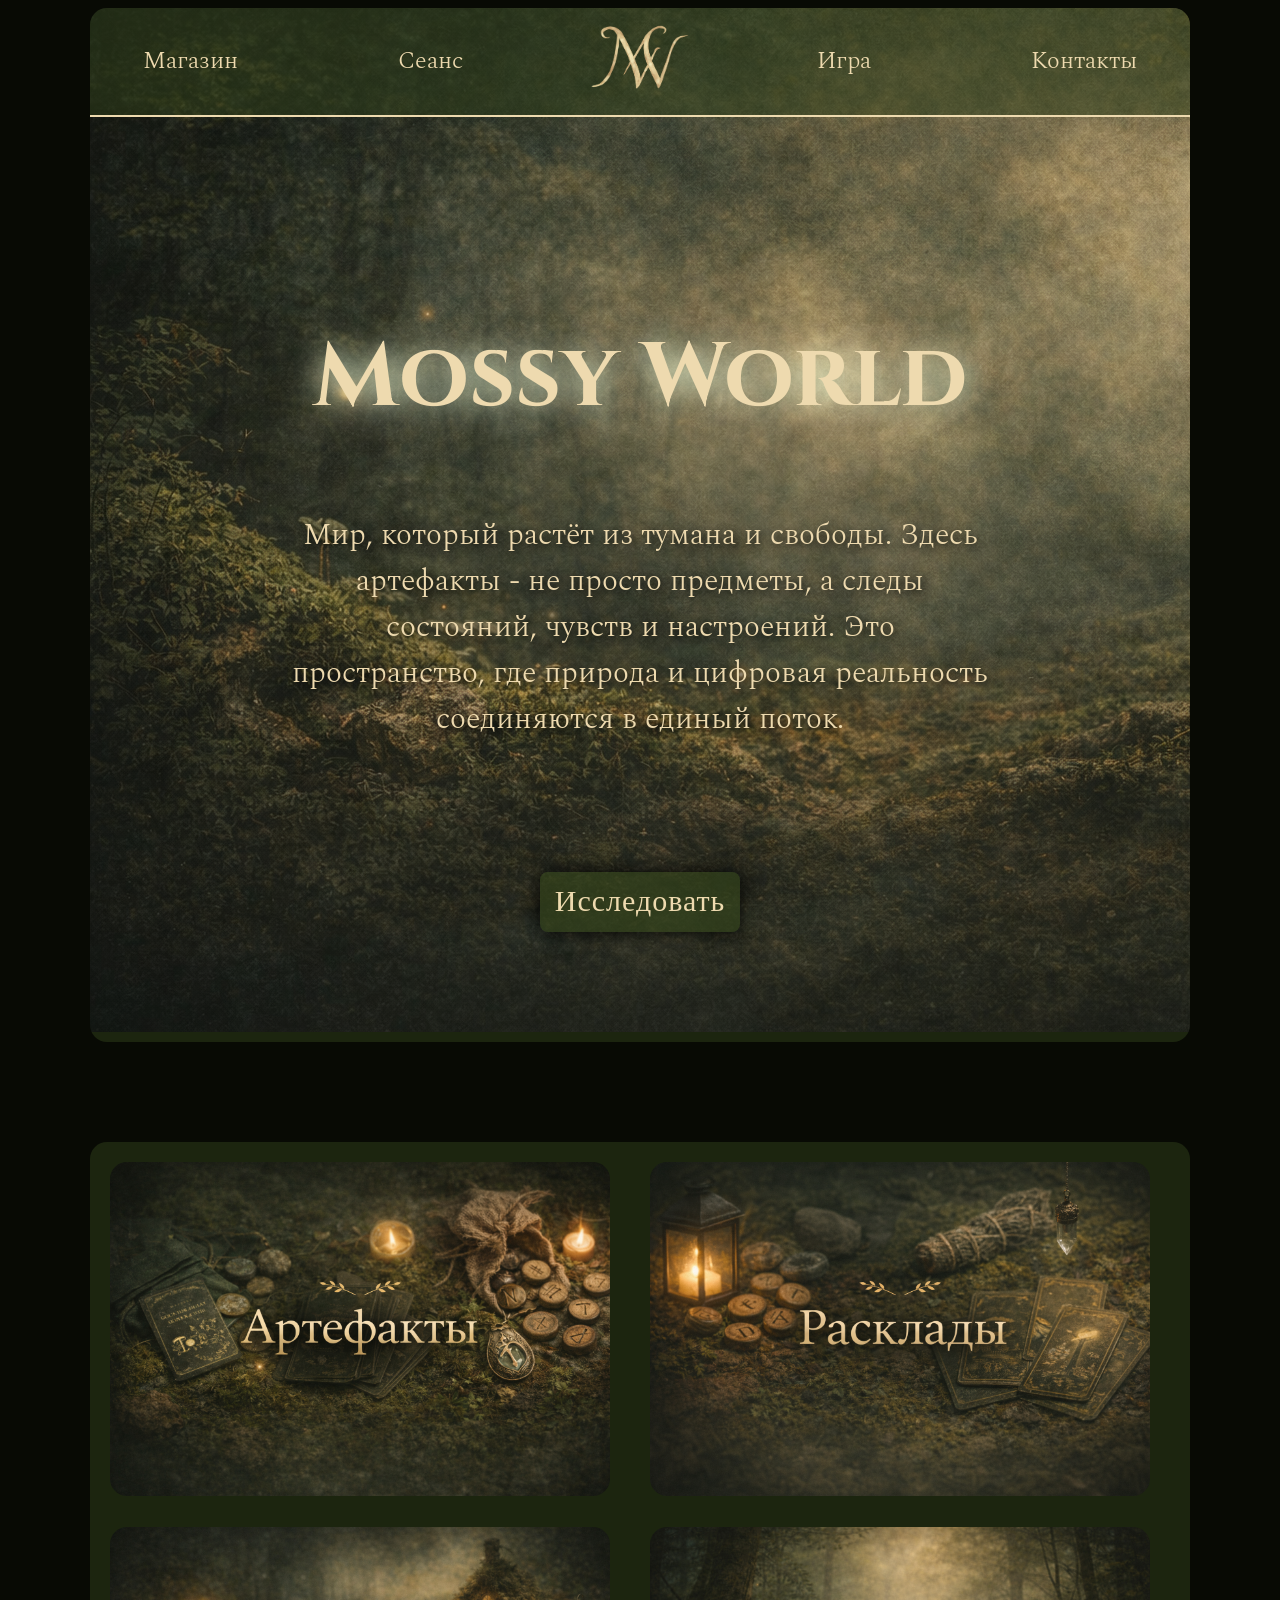
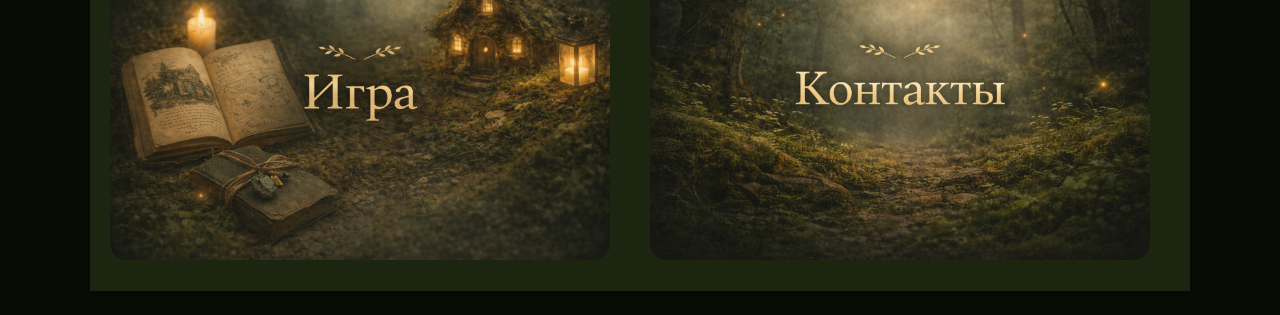
<file: index.html>
<!DOCTYPE html>
<html lang="ru">

<head>
    <meta charset="UTF-8">
    <meta name="viewport" content="width=device-width, initial-scale=1.0">
    <title>MossyWorld</title>
    <link rel="preconnect" href="https://fonts.googleapis.com">
    <link rel="preconnect" href="https://fonts.gstatic.com" crossorigin>
    <link
        href="https://fonts.googleapis.com/css2?family=Cinzel:wght@400..900&family=Spectral:ital,wght@0,200;0,300;0,400;0,500;0,600;0,700;0,800;1,200;1,300;1,400;1,500;1,600;1,700;1,800&display=swap"
        rel="stylesheet">
    <link rel="stylesheet" href="css/style.css">
</head>

<body>
    <main class="main" id="main">
        <header class="header">
            <nav class="nav">
                <ul>
                    <li><a href="shop.html">Магазин</a></li>
                    <li><a href="session.html">Сеанс</a></li>
                </ul>
                <a href="#main"><img class="logoimg" src="assets/logo.PNG" alt="logo"></a>
                <ul>
                    <li><a href="#">Игра</a></li>
                    <li><a href="#">Контакты</a></li>
                </ul>
            </nav>

        </header>
        <div class="line"></div>
        <section class="desc">
            <h1>Mossy World</h1>
            <p>Мир, который растёт из тумана и свободы. Здесь артефакты - не просто предметы, а следы состояний, чувств
                и настроений. Это пространство, где природа и цифровая реальность соединяются в единый поток.</p>
        </section>
        <div class="res-btn">
            <a href="#btns">Исследовать</a>
        </div>



    </main>
    <section class="btns" id="btns">
        <ul>
            <li><a href="shop.html"><img class="btns-img"  src="assets/artefacts.png" alt="artefacts "></a></li>
            <li><a href="session.html"><img class="btns-img"  src="assets/layouts.png" alt="layouts "></a></li>
            <li><a href="#"><img class="btns-img"  src="assets/game.png" alt="game "></a></li>
            <li><a href="#"><img class="btns-img"  src="assets/contacts.png" alt="contacts "></a></li>
        </ul>
    
    </section>
</body>

</html>
</file>
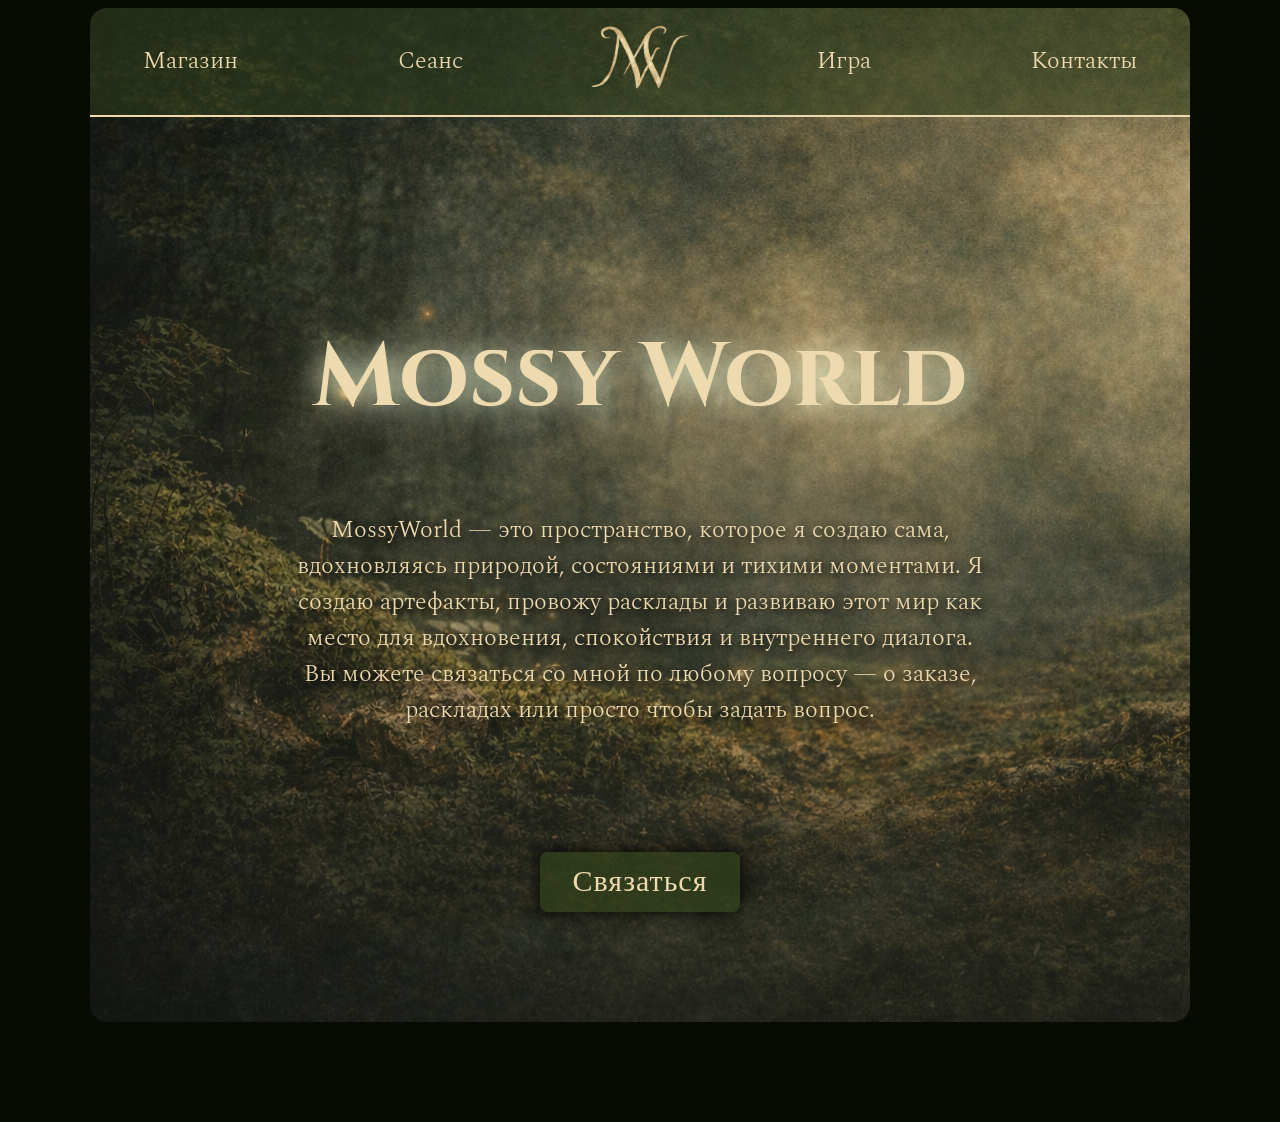
<file: contacts.html>
<!DOCTYPE html>
<html lang="ru">

<head>
    <meta charset="UTF-8">
    <meta name="viewport" content="width=device-width, initial-scale=1.0">
    <title>MossyWorld</title>
    <link rel="preconnect" href="https://fonts.googleapis.com">
    <link rel="preconnect" href="https://fonts.gstatic.com" crossorigin>
    <link
        href="https://fonts.googleapis.com/css2?family=Cinzel:wght@400..900&family=Spectral:ital,wght@0,200;0,300;0,400;0,500;0,600;0,700;0,800;1,200;1,300;1,400;1,500;1,600;1,700;1,800&display=swap"
        rel="stylesheet">
    <link rel="stylesheet" href="css/contacts.css">
</head>

<body>
    <main class="main" id="main">
        <header class="header">
            <nav class="nav">
                <ul>
                    <li><a href="shop.html">Магазин</a></li>
                    <li><a href="session.html">Сеанс</a></li>
                </ul>
                <a href="index.html"><img class="logoimg" src="assets/logo.PNG" alt="logo"></a>
                <ul>
                    <li><a href="game.html">Игра</a></li>
                    <li><a href="contacts.html">Контакты</a></li>
                </ul>
            </nav>

        </header>
        <div class="line"></div>
        <section class="desc">
            <h1>Mossy World</h1>
            <p>MossyWorld — это пространство, которое я создаю сама,
                вдохновляясь природой, состояниями и тихими моментами.

                Я создаю артефакты, провожу расклады и развиваю этот мир
                как место для вдохновения, спокойствия и внутреннего диалога.

                Вы можете связаться со мной по любому вопросу —
                о заказе, раскладах или просто чтобы задать вопрос.</p>
        </section>
        <div class="res-btn">
            <a href="https://t.me/prekolerka" target="_blank">Связаться</a>
        </div>




    </main>
     <!-- <section class="btns" id="btns">
        <ul>
            <li><a href="#"></a>Тик-ток</li>
            <li><a href="#"></a>Инстаграм</li>
            <li><a href="#"></a>Телеграм канал</li>
            <li><a href="#"></a>Личный телеграм</li>
        </ul>
    
    </section> -->

</body>

</html>
</file>
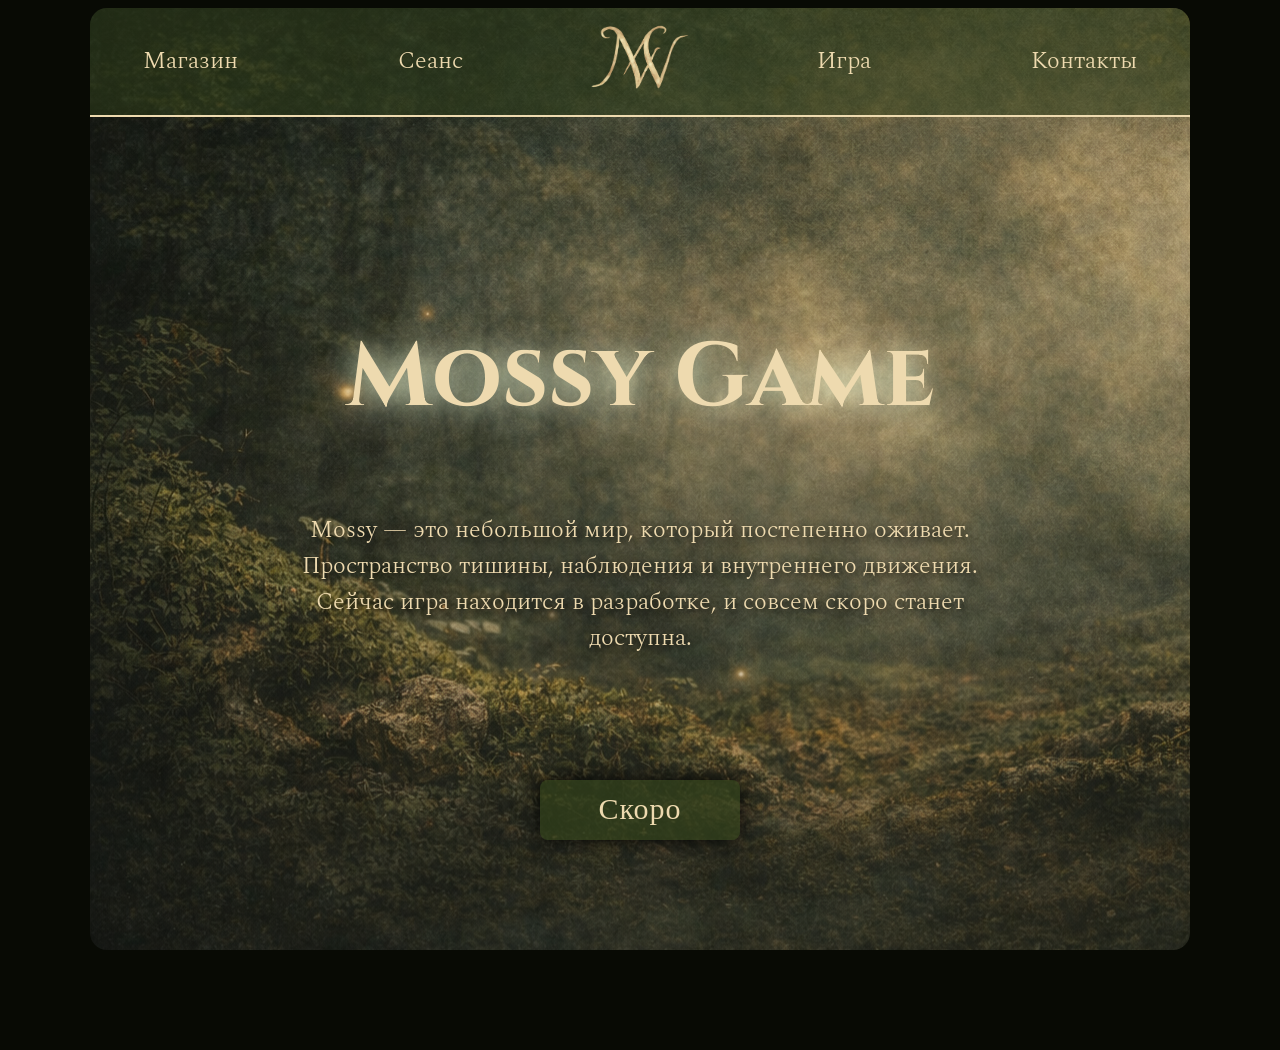
<file: game.html>
<!DOCTYPE html>
<html lang="ru">

<head>
    <meta charset="UTF-8">
    <meta name="viewport" content="width=device-width, initial-scale=1.0">
    <title>MossyWorld</title>
    <link rel="preconnect" href="https://fonts.googleapis.com">
    <link rel="preconnect" href="https://fonts.gstatic.com" crossorigin>
    <link
        href="https://fonts.googleapis.com/css2?family=Cinzel:wght@400..900&family=Spectral:ital,wght@0,200;0,300;0,400;0,500;0,600;0,700;0,800;1,200;1,300;1,400;1,500;1,600;1,700;1,800&display=swap"
        rel="stylesheet">
    <link rel="stylesheet" href="css/game.css">
</head>

<body>
    <main class="main" id="main">
        <header class="header">
            <nav class="nav">
                <ul>
                    <li><a href="shop.html">Магазин</a></li>
                    <li><a href="session.html">Сеанс</a></li>
                </ul>
                <a href="index.html"><img class="logoimg" src="assets/logo.PNG" alt="logo"></a>
                <ul>
                    <li><a href="game.html">Игра</a></li>
                    <li><a href="contacts.html">Контакты</a></li>
                </ul>
            </nav>

        </header>
        <div class="line"></div>
        <section class="desc">
            <h1>Mossy Game</h1>
            <p>Mossy — это небольшой мир, который постепенно оживает.
Пространство тишины, наблюдения и внутреннего движения.

Сейчас игра находится в разработке,
и совсем скоро станет доступна.</p>
        </section>
        <div class="res-btn">
            <a href="#" target="_blank">Скоро</a>
        </div>




    </main>
     

</body>

</html>
</file>
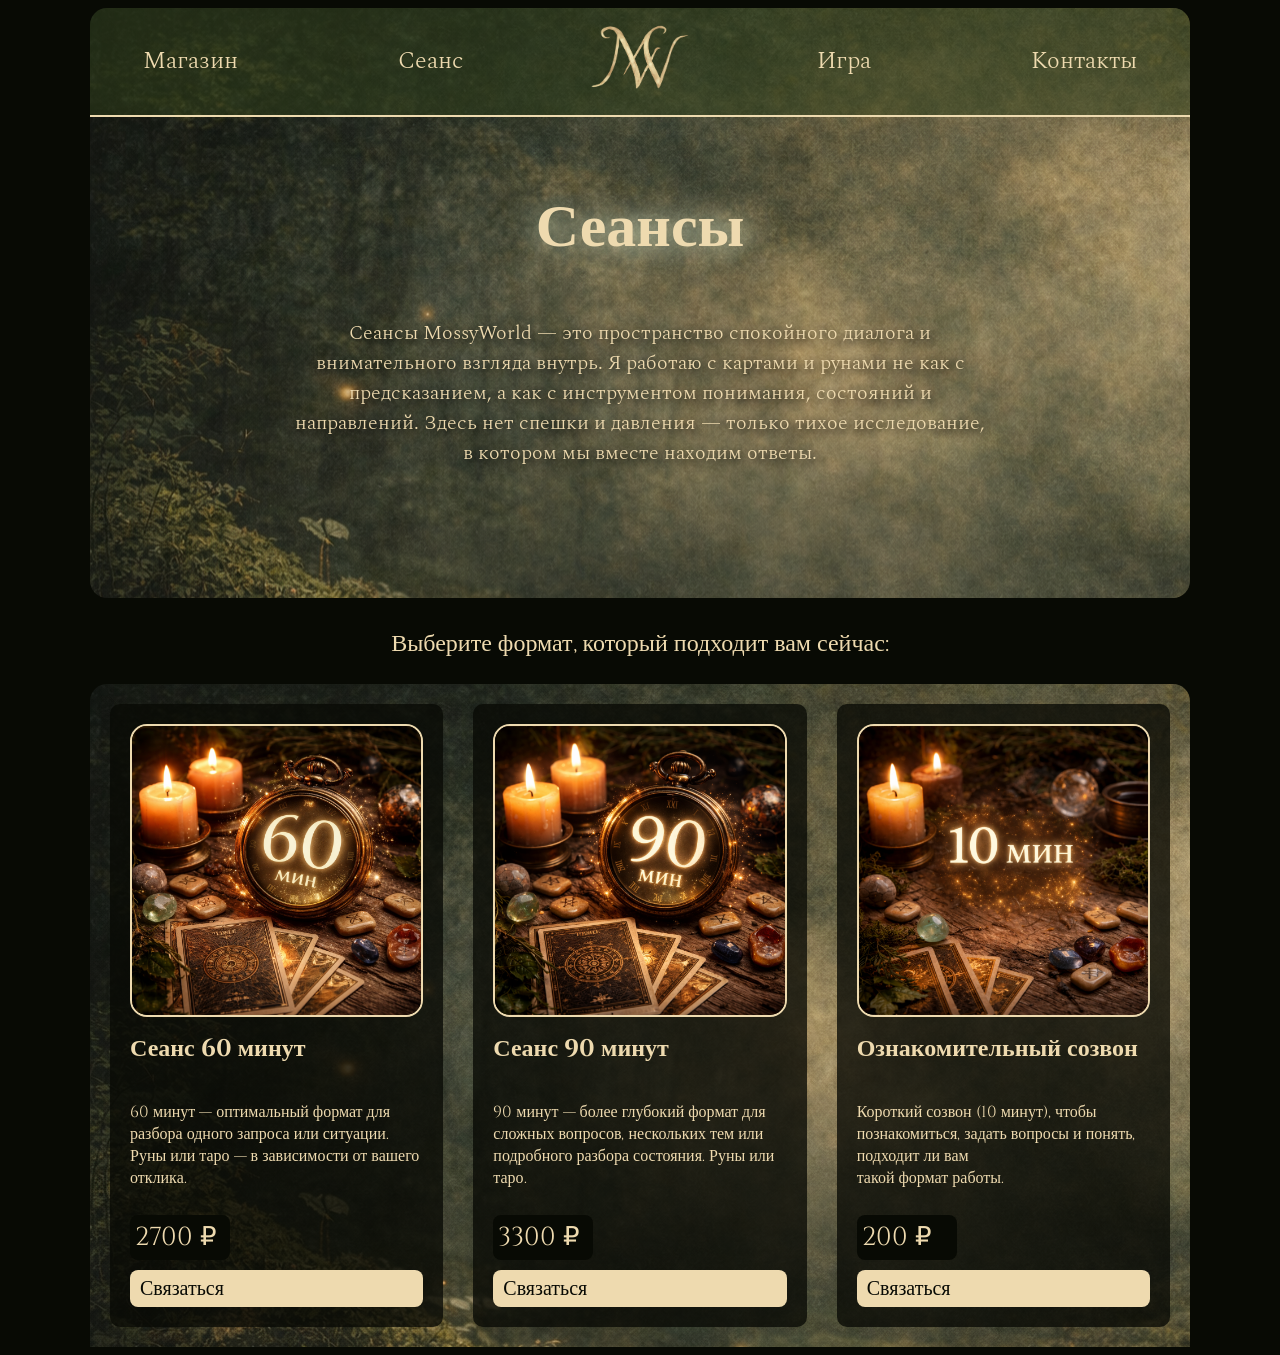
<file: session.html>
<!DOCTYPE html>
<html lang="ru">

<head>
    <meta charset="UTF-8">
    <meta name="viewport" content="width=device-width, initial-scale=1.0">
    <title>MW Shop</title>
    <link rel="preconnect" href="https://fonts.googleapis.com">
    <link rel="preconnect" href="https://fonts.gstatic.com" crossorigin>
    <link
        href="https://fonts.googleapis.com/css2?family=Cinzel:wght@400..900&family=Spectral:ital,wght@0,200;0,300;0,400;0,500;0,600;0,700;0,800;1,200;1,300;1,400;1,500;1,600;1,700;1,800&display=swap"
        rel="stylesheet">
    <link rel="stylesheet" href="css/session.css">
</head>

<body>
    <main class="main" id="main">
        <header class="header">
            <nav class="nav">
                <ul>
                    <li><a href="shop.html">Магазин</a></li>
                    <li><a href="session.html">Сеанс</a></li>
                </ul>
                <a href="index.html"><img class="logoimg" src="assets/logo.PNG" alt="logo"></a>
                <ul>
                    <li><a href="game.html">Игра</a></li>
                    <li><a href="contacts.html">Контакты</a></li>
                </ul>
            </nav>

        </header>
        <div class="line"></div>
        <section class="desc">
            <h1>Сеансы</h1>
            <p>Сеансы MossyWorld —
                это пространство спокойного диалога и внимательного взгляда внутрь.
Я работаю с картами и рунами не как с предсказанием,
а как с инструментом понимания, состояний и направлений.

Здесь нет спешки и давления —
только тихое исследование, в котором мы вместе находим ответы.</p>
        </section>
    </main>
    <div class="choose">
        <p>Выберите формат, который подходит вам сейчас:</p>
    </div>
    <section class="catalog">
        <div class="card">
            <img src="assets/60.png" alt="artefact">
            <div class="card_name">
                <h4>Сеанс 60 минут</h4>
                <p>60 минут —
                    оптимальный формат для разбора одного запроса или ситуации.
                    Руны или таро — в зависимости от вашего отклика.</p>
                <span>2700 ₽</span>
                <a href="https://t.me/prekolerka" target="_blank">Связаться</a>

            </div>
        </div>
        <div class="card">
            <img src="assets/90.png" alt="artefact">
            <div class="card_name">
                <h4>Сеанс 90 минут</h4>
                <p>90 минут —
                    более глубокий формат для сложных вопросов,
                    нескольких тем или подробного разбора состояния.

                    Руны или таро.</p>
                <span>3300 ₽</span>
                <a href="https://t.me/prekolerka" target="_blank">Связаться</a>

            </div>
        </div>
        <div class="card">
            <img src="assets/10.png" alt="artefact">
            <div class="card_name">
                <h4>Ознакомительный созвон</h4>
                <p>Короткий созвон (10 минут),
                    чтобы познакомиться, задать вопросы
                    и понять, подходит ли вам <br>такой формат работы.
</p>
                <span>200 ₽</span>
                <a href="https://t.me/prekolerka" target="_blank">Связаться</a>

            </div>
        </div>

    </section>

</body>

</html>
</file>
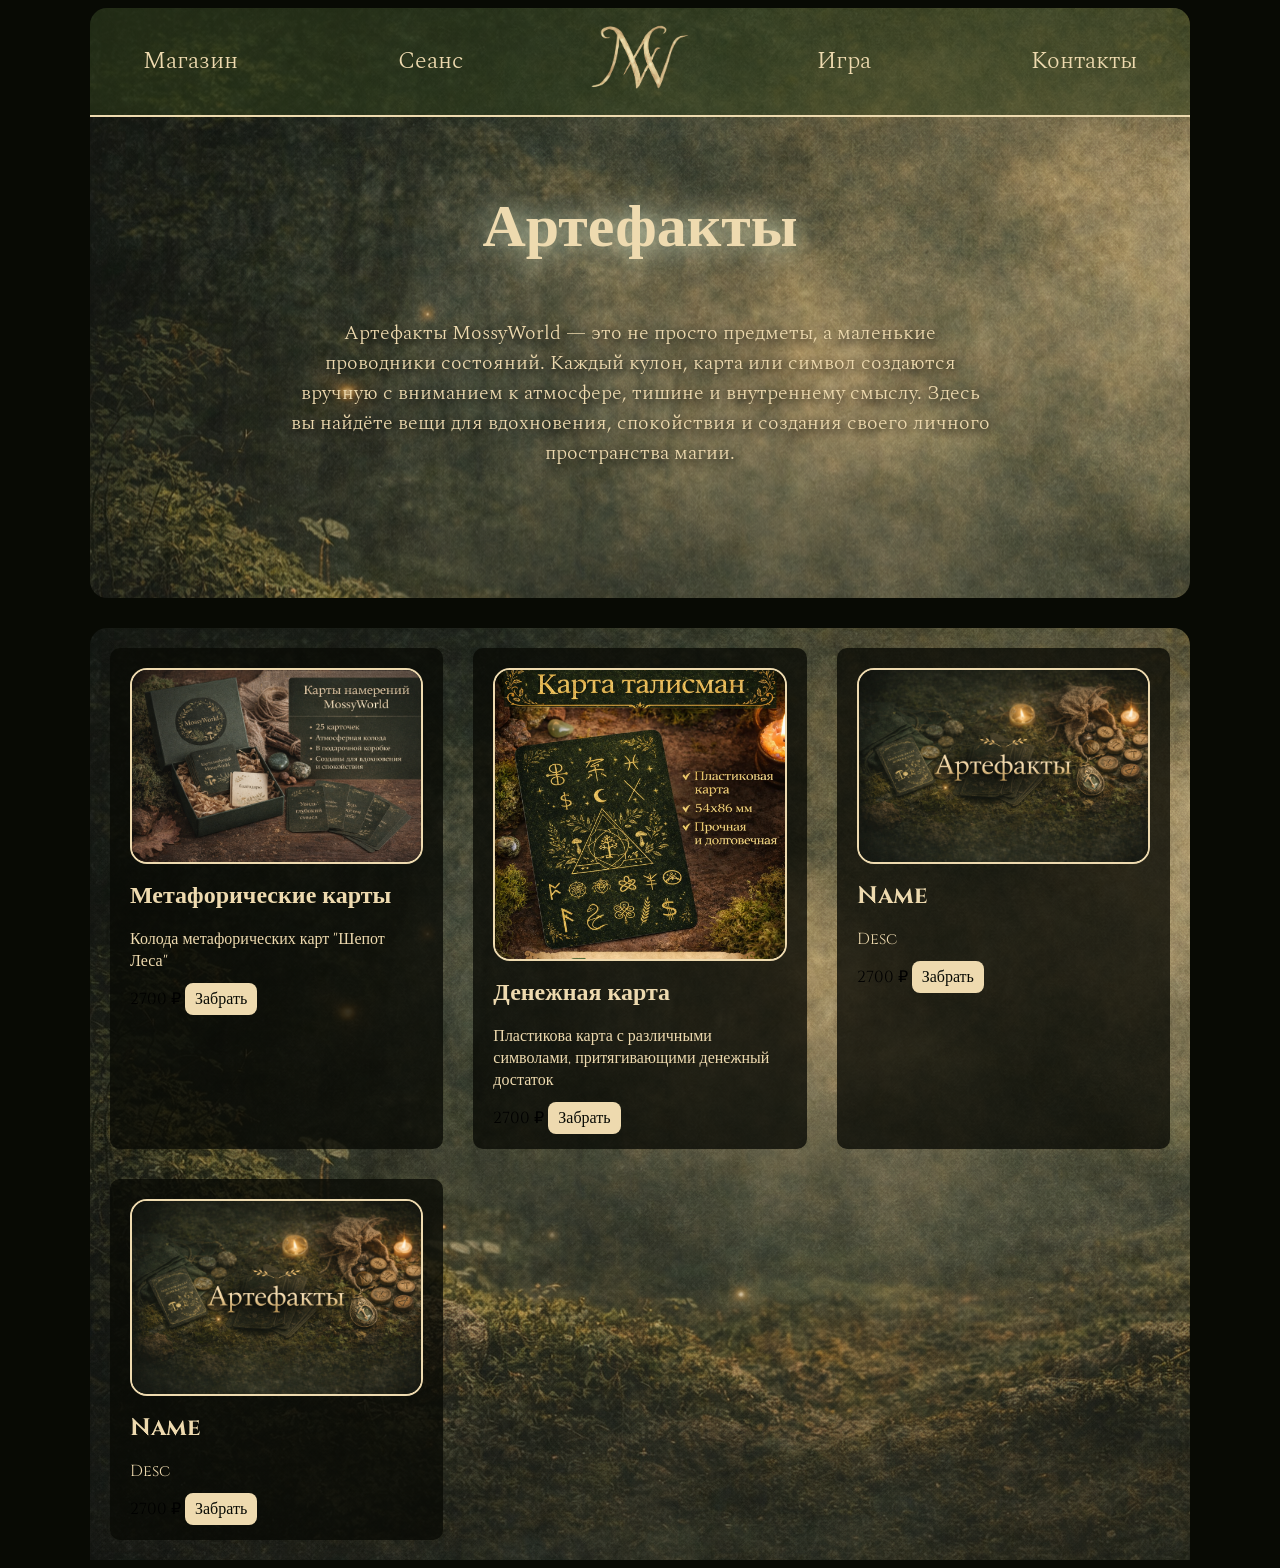
<file: shop.html>
<!DOCTYPE html>
<html lang="ru">

<head>
    <meta charset="UTF-8">
    <meta name="viewport" content="width=device-width, initial-scale=1.0">
    <title>MW Shop</title>
    <link rel="preconnect" href="https://fonts.googleapis.com">
    <link rel="preconnect" href="https://fonts.gstatic.com" crossorigin>
    <link
        href="https://fonts.googleapis.com/css2?family=Cinzel:wght@400..900&family=Spectral:ital,wght@0,200;0,300;0,400;0,500;0,600;0,700;0,800;1,200;1,300;1,400;1,500;1,600;1,700;1,800&display=swap"
        rel="stylesheet">
    <link rel="stylesheet" href="css/shop.css">
</head>

<body>
    <main class="main" id="main">
        <header class="header">
            <nav class="nav">
                <ul>
                    <li><a href="shop.html">Магазин</a></li>
                    <li><a href="session.html">Сеанс</a></li>
                </ul>
                <a href="index.html"><img class="logoimg" src="assets/logo.PNG" alt="logo"></a>
                <ul>
                    <li><a href="game.html">Игра</a></li>
                    <li><a href="contacts.html">Контакты</a></li>
                </ul>
            </nav>

        </header>
        <div class="line"></div>
        <section class="desc">
            <h1>Артефакты</h1>
            <p>Артефакты MossyWorld —
                это не просто предметы, а маленькие проводники состояний.
                Каждый кулон, карта или символ создаются вручную
                с вниманием к атмосфере, тишине и внутреннему смыслу.

                Здесь вы найдёте вещи для вдохновения, спокойствия
                и создания своего личного пространства магии.</p>
        </section>
    </main>
    <section class="catalog">
        <div class="card">
            <img src="assets/koloda.png" alt="artefact">
            <div class="card_name">
                <h4>Метафорические карты</h4>
                <p>Колода метафорических карт "Шепот Леса"</p>
                <span>2700 ₽</span>
                <a href="https://t.me/prekolerka" target="_blank">Забрать</a>

            </div>
        </div>
        <div class="card">
            <img src="assets/card.png" alt="artefact">
            <div class="card_name">
                <h4>Денежная карта</h4>
                <p>Пластикова карта с различными символами, притягивающими денежный достаток</p>
                <span>2700 ₽</span>
                <a href="https://t.me/prekolerka" target="_blank">Забрать</a>

            </div>
        </div>
        <div class="card">
            <img src="assets/artefacts.png" alt="artefact">
            <div class="card_name">
                <h4>Name</h4>
                <p>Desc</p>
                <span>2700 ₽</span>
                <a href="https://t.me/prekolerka" target="_blank">Забрать</a>

            </div>
        </div>
        <div class="card">
            <img src="assets/artefacts.png" alt="artefact">
            <div class="card_name">
                <h4>Name</h4>
                <p>Desc</p>
                <span>2700 ₽</span>
                <a href="https://t.me/prekolerka" target="_blank">Забрать</a>

            </div>
        </div>
    </section>

</body>

</html>
</file>
<file: css/style.css>
* {
    box-sizing: border-box;
}
:root {
    --main-color: #eedaaf;
    --main-font: "Cinzel", serif;
    --color2: #31401b;
}
body{
    /* background-image: url(/assets/bg2.png);
    background-size: cover;
    background-repeat: no-repeat; */
    position: relative;
    font-family: var(--main-font);
    background-color: #080a04;
    
}
h1 {
    font-family: var(--main-font);
    font-size: 90px;
    text-shadow: 1px 1px 30px rgb(243, 255, 218);
    
    
}
a{
    text-decoration: none;
    color: #eedaaf;
}
.logoimg{
    width: 100px;
}
.main {
    max-width: 1100px;
    width: 100%;
    margin: 0 auto;
    
    background-color: rgba(49, 64, 27, 0.5);
    background-image: url("../assets/bg.png");
    background-repeat: no-repeat;
    border-radius: 17px ;
    padding-bottom: 10px;
    margin-bottom: 100px;
    
}
.header {
    margin-bottom: 0px;
    background-color: rgba(49, 64, 27, 0.5);
    border-radius: 17px 17px 0 0 ;
    position: sticky;
   
}
.nav {
    display: flex;
    align-items: center;
    color: var(--main-color);
    gap: 20px;
    justify-content: space-around;
    font-family: "Spectral", serif;
  font-weight: 300;
  font-style: normal;

}
.nav ul {
    list-style: none;
    display: flex;
    gap: 160px;
    padding: 0;
    font-size: 24px;
}
.nav ul li:hover{
    text-shadow: 2px 2px 10px rgb(255, 255, 255);
}
.line {
    width: 1100px;
    height: 2px;
    background-color: #eedaaf;
    margin: 0 auto;
    margin-bottom: 200px;
}
.desc{
    max-width: 700px;
    width: 100%;
    margin: 0 auto;
    text-align: center;
    color: #eedaaf;
    padding-bottom: 100px;
}
.desc p{
    font-family: "Spectral", serif;
  font-weight: 300;
  font-style: normal;
  font-size:30px;
  text-shadow: 2px 3px 10px black;
}
.res-btn{
    max-width: 200px;
    width: 100%;
    margin: 0 auto;
    margin-bottom: 100px;
    background-color: rgba(49, 64, 27, 0.7);
    padding: 10px;
    text-align: center;
    font-size: 30px;
    font-weight: 300;
    letter-spacing: 1px;
    border-radius: 8px;
    box-shadow: 0px 0px 20px #000000;
}
.res-btn:hover{
    box-shadow: 0px 0px 20px #eedaaf;
}

.btns{
    max-width: 1100px;
    width: 100%;
    margin: 0 auto;
    
}
.btns ul{
    list-style: none;
    display: grid;
    grid-template-columns: 1fr 1fr;
    gap: 20px;
    background-color: rgba(49, 64, 27, 0.5);
    border-radius:17px 17px 0 0  ;
    padding: 20px;

    font-family: "Spectral", serif;
  font-weight: 300;
  font-style: normal;
  font-size: 24px;
}
.btns-img{
    width: 500px;
    border-radius: 17px;
}
@media (max-width: 1024px) {
  .main,
  .btns {
    max-width: 95%;
  }

  .line {
    width: 100%;
    margin-bottom: 120px;
  }

  .nav ul {
    gap: 60px;
    font-size: 20px;
  }

  h1 {
    font-size: 72px;
  }

  .desc {
    max-width: 90%;
    padding-bottom: 80px;
  }

  .desc p {
    font-size: 26px;
  }

  .btns-img {
    width: 100%;
    display: block;
  }
}

@media (max-width: 768px) {
  .main {
    max-width: calc(100% - 20px);
    border-radius: 14px;
    margin-bottom: 60px;
    background-position: center;
    background-size: cover;
  }

  .header {
    border-radius: 14px 14px 0 0;
  }

  .nav {
    padding: 12px 10px;
  }

  .nav ul {
    gap: 18px;
    font-size: 18px;
    flex-wrap: wrap;
    justify-content: center;
  }

  .logoimg {
    width: 70px;
  }

  .line {
    width: 100%;
    margin-bottom: 80px;
  }

  h1 {
    font-size: 52px;
    text-align: center;
    line-height: 1.1;
    margin-bottom: 24px;
  }

  .desc {
    max-width: 90%;
    padding: 0 10px 70px;
  }

  .desc p {
    font-size: 22px;
    line-height: 1.5;
  }

  .res-btn {
    max-width: 190px;
    font-size: 24px;
    margin-bottom: 70px;
    padding: 12px;
  }

  .btns ul {
    grid-template-columns: 1fr;
    gap: 16px;
    padding: 16px;
    font-size: 20px;
    border-radius: 14px;
  }

  .btns-img {
    width: 100%;
    border-radius: 14px;
    display: block;
  }
}

@media (max-width: 480px) {
  body {
    padding: 0;
  }

  .main,
  .btns {
    max-width: calc(100% - 12px);
  }

  .main {
    border-radius: 12px;
    margin-bottom: 40px;
  }

  .header {
    border-radius: 12px 12px 0 0;
  }

  .nav {
    padding: 10px 8px;
  }

  .nav ul {
    gap: 12px;
    font-size: 15px;
  }

  .logoimg {
    width: 54px;
  }

  h1 {
    font-size: 38px;
    text-shadow: 1px 1px 18px rgb(243, 255, 218);
  }

  .line {
    margin-bottom: 50px;
  }

  .desc {
    max-width: 94%;
    padding: 0 8px 50px;
  }

  .desc p {
    font-size: 18px;
    line-height: 1.55;
  }

  .res-btn {
    max-width: 170px;
    font-size: 20px;
    padding: 10px;
    margin-bottom: 50px;
    border-radius: 10px;
  }

  .btns ul {
    padding: 10px;
    gap: 12px;
    font-size: 18px;
    border-radius: 12px;
  }

  .btns-img {
    border-radius: 12px;
  }
}
</file>
<file: css/contacts.css>
* {
    box-sizing: border-box;
}
:root {
    --main-color: #eedaaf;
    --main-font: "Cinzel", serif;
    --color2: #31401b;
}
body{
    /* background-image: url(/assets/bg2.png);
    background-size: cover;
    background-repeat: no-repeat; */
    position: relative;
    font-family: var(--main-font);
    background-color: #080a04;
    
}
h1 {
    font-family: var(--main-font);
    font-size: 90px;
    text-shadow: 1px 1px 30px rgb(243, 255, 218);
    
    
}
a{
    text-decoration: none;
    color: #eedaaf;
}
.logoimg{
    width: 100px;
}
.main {
    max-width: 1100px;
    width: 100%;
    margin: 0 auto;
    
    background-color: rgba(49, 64, 27, 0.5);
    background-image: url("../assets/bg.png");
    background-repeat: no-repeat;
    border-radius: 17px ;
    padding-bottom: 10px;
    margin-bottom: 100px;
    
}
.header {
    margin-bottom: 0px;
    background-color: rgba(49, 64, 27, 0.5);
    border-radius: 17px 17px 0 0 ;
    position: sticky;
   
}
.nav {
    display: flex;
    align-items: center;
    color: var(--main-color);
    gap: 20px;
    justify-content: space-around;
    font-family: "Spectral", serif;
  font-weight: 300;
  font-style: normal;

}
.nav ul {
    list-style: none;
    display: flex;
    gap: 160px;
    padding: 0;
    font-size: 24px;
}
.nav ul li:hover{
    text-shadow: 2px 2px 10px rgb(255, 255, 255);
}
.line {
    width: 1100px;
    height: 2px;
    background-color: #eedaaf;
    margin: 0 auto;
    margin-bottom: 200px;
}
.desc{
    max-width: 700px;
    width: 100%;
    margin: 0 auto;
    text-align: center;
    color: #eedaaf;
    padding-bottom: 100px;
}
.desc p{
    font-family: "Spectral", serif;
  font-weight: 300;
  font-style: normal;
  font-size:24px;
  text-shadow: 2px 3px 10px black;
}
.res-btn{
    max-width: 200px;
    width: 100%;
    margin: 0 auto;
    margin-bottom: 100px;
    background-color: rgba(49, 64, 27, 0.7);
    padding: 10px;
    text-align: center;
    font-size: 30px;
    font-weight: 300;
    letter-spacing: 1px;
    border-radius: 8px;
    box-shadow: 0px 0px 20px #000000;
}
.res-btn:hover{
    box-shadow: 0px 0px 20px #eedaaf;
}

.btns{
    max-width: 1100px;
    width: 100%;
    margin: 0 auto;
    
}
.btns ul{
    list-style: none;
    display: grid;
    grid-template-columns: 1fr 1fr;
    gap: 20px;
    background-color: rgba(49, 64, 27, 0.5);
    border-radius:17px 17px 0 0  ;
    padding: 20px;

    font-family: "Spectral", serif;
  font-weight: 300;
  font-style: normal;
  font-size: 24px;
}
/* .btns-img{
    width: 50px;
    border-radius: 17px;
} */
@media (max-width: 1024px) {
  .main,
  .btns {
    max-width: 95%;
  }

  .line {
    width: 100%;
    margin-bottom: 120px;
  }

  .nav ul {
    gap: 60px;
    font-size: 20px;
  }

  h1 {
    font-size: 72px;
  }

  .desc {
    max-width: 90%;
    padding-bottom: 80px;
  }

  .desc p {
    font-size: 26px;
  }

  .btns-img {
    width: 100%;
    display: block;
  }
}

@media (max-width: 768px) {
  .main {
    max-width: calc(100% - 20px);
    border-radius: 14px;
    margin-bottom: 60px;
    background-position: center;
    background-size: cover;
  }

  .header {
    border-radius: 14px 14px 0 0;
  }

  .nav {
    padding: 12px 10px;
  }

  .nav ul {
    gap: 18px;
    font-size: 18px;
    flex-wrap: wrap;
    justify-content: center;
  }

  .logoimg {
    width: 70px;
  }

  .line {
    width: 100%;
    margin-bottom: 80px;
  }

  h1 {
    font-size: 52px;
    text-align: center;
    line-height: 1.1;
    margin-bottom: 24px;
  }

  .desc {
    max-width: 90%;
    padding: 0 10px 70px;
  }

  .desc p {
    font-size: 22px;
    line-height: 1.5;
  }

  .res-btn {
    max-width: 190px;
    font-size: 24px;
    margin-bottom: 70px;
    padding: 12px;
  }

  .btns ul {
    grid-template-columns: 1fr;
    gap: 16px;
    padding: 16px;
    font-size: 20px;
    border-radius: 14px;
  }

  .btns-img {
    width: 100%;
    border-radius: 14px;
    display: block;
  }
}

@media (max-width: 480px) {
  body {
    padding: 0;
  }

  .main,
  .btns {
    max-width: calc(100% - 12px);
  }

  .main {
    border-radius: 12px;
    margin-bottom: 40px;
  }

  .header {
    border-radius: 12px 12px 0 0;
  }

  .nav {
    padding: 10px 8px;
  }

  .nav ul {
    gap: 12px;
    font-size: 15px;
  }

  .logoimg {
    width: 54px;
  }

  h1 {
    font-size: 38px;
    text-shadow: 1px 1px 18px rgb(243, 255, 218);
  }

  .line {
    margin-bottom: 50px;
  }

  .desc {
    max-width: 94%;
    padding: 0 8px 50px;
  }

  .desc p {
    font-size: 18px;
    line-height: 1.55;
  }

  .res-btn {
    max-width: 170px;
    font-size: 20px;
    padding: 10px;
    margin-bottom: 50px;
    border-radius: 10px;
  }

  .btns ul {
    padding: 10px;
    gap: 12px;
    font-size: 18px;
    border-radius: 12px;
  }

  .btns-img {
    border-radius: 12px;
  }
}
</file>
<file: css/game.css>
* {
    box-sizing: border-box;
}
:root {
    --main-color: #eedaaf;
    --main-font: "Cinzel", serif;
    --color2: #31401b;
}
body{
    /* background-image: url(/assets/bg2.png);
    background-size: cover;
    background-repeat: no-repeat; */
    position: relative;
    font-family: var(--main-font);
    background-color: #080a04;
    
}
h1 {
    font-family: var(--main-font);
    font-size: 90px;
    text-shadow: 1px 1px 30px rgb(243, 255, 218);
    
    
}
a{
    text-decoration: none;
    color: #eedaaf;
}
.logoimg{
    width: 100px;
}
.main {
    max-width: 1100px;
    width: 100%;
    margin: 0 auto;
    
    background-color: rgba(49, 64, 27, 0.5);
    background-image: url("../assets/bg.png");
    background-repeat: no-repeat;
    border-radius: 17px ;
    padding-bottom: 10px;
    margin-bottom: 100px;
    
}
.header {
    margin-bottom: 0px;
    background-color: rgba(49, 64, 27, 0.5);
    border-radius: 17px 17px 0 0 ;
    position: sticky;
   
}
.nav {
    display: flex;
    align-items: center;
    color: var(--main-color);
    gap: 20px;
    justify-content: space-around;
    font-family: "Spectral", serif;
  font-weight: 300;
  font-style: normal;

}
.nav ul {
    list-style: none;
    display: flex;
    gap: 160px;
    padding: 0;
    font-size: 24px;
}
.nav ul li:hover{
    text-shadow: 2px 2px 10px rgb(255, 255, 255);
}
.line {
    width: 1100px;
    height: 2px;
    background-color: #eedaaf;
    margin: 0 auto;
    margin-bottom: 200px;
}
.desc{
    max-width: 700px;
    width: 100%;
    margin: 0 auto;
    text-align: center;
    color: #eedaaf;
    padding-bottom: 100px;
}
.desc p{
    font-family: "Spectral", serif;
  font-weight: 300;
  font-style: normal;
  font-size:24px;
  text-shadow: 2px 3px 10px black;
}
.res-btn{
    max-width: 200px;
    width: 100%;
    margin: 0 auto;
    margin-bottom: 100px;
    background-color: rgba(49, 64, 27, 0.7);
    padding: 10px;
    text-align: center;
    font-size: 30px;
    font-weight: 300;
    letter-spacing: 1px;
    border-radius: 8px;
    box-shadow: 0px 0px 20px #000000;
}


.btns{
    max-width: 1100px;
    width: 100%;
    margin: 0 auto;
    
}
.btns ul{
    list-style: none;
    display: grid;
    grid-template-columns: 1fr 1fr;
    gap: 20px;
    background-color: rgba(49, 64, 27, 0.5);
    border-radius:17px 17px 0 0  ;
    padding: 20px;

    font-family: "Spectral", serif;
  font-weight: 300;
  font-style: normal;
  font-size: 24px;
}
/* .btns-img{
    width: 50px;
    border-radius: 17px;
} */
@media (max-width: 1024px) {
  .main,
  .btns {
    max-width: 95%;
  }

  .line {
    width: 100%;
    margin-bottom: 120px;
  }

  .nav ul {
    gap: 60px;
    font-size: 20px;
  }

  h1 {
    font-size: 72px;
  }

  .desc {
    max-width: 90%;
    padding-bottom: 80px;
  }

  .desc p {
    font-size: 26px;
  }

  .btns-img {
    width: 100%;
    display: block;
  }
}

@media (max-width: 768px) {
  .main {
    max-width: calc(100% - 20px);
    border-radius: 14px;
    margin-bottom: 60px;
    background-position: center;
    background-size: cover;
  }

  .header {
    border-radius: 14px 14px 0 0;
  }

  .nav {
    padding: 12px 10px;
  }

  .nav ul {
    gap: 18px;
    font-size: 18px;
    flex-wrap: wrap;
    justify-content: center;
  }

  .logoimg {
    width: 70px;
  }

  .line {
    width: 100%;
    margin-bottom: 80px;
  }

  h1 {
    font-size: 52px;
    text-align: center;
    line-height: 1.1;
    margin-bottom: 24px;
  }

  .desc {
    max-width: 90%;
    padding: 0 10px 70px;
  }

  .desc p {
    font-size: 22px;
    line-height: 1.5;
  }

  .res-btn {
    max-width: 190px;
    font-size: 24px;
    margin-bottom: 70px;
    padding: 12px;
  }

  .btns ul {
    grid-template-columns: 1fr;
    gap: 16px;
    padding: 16px;
    font-size: 20px;
    border-radius: 14px;
  }

  .btns-img {
    width: 100%;
    border-radius: 14px;
    display: block;
  }
}

@media (max-width: 480px) {
  body {
    padding: 0;
  }

  .main,
  .btns {
    max-width: calc(100% - 12px);
  }

  .main {
    border-radius: 12px;
    margin-bottom: 40px;
  }

  .header {
    border-radius: 12px 12px 0 0;
  }

  .nav {
    padding: 10px 8px;
  }

  .nav ul {
    gap: 12px;
    font-size: 15px;
  }

  .logoimg {
    width: 54px;
  }

  h1 {
    font-size: 38px;
    text-shadow: 1px 1px 18px rgb(243, 255, 218);
  }

  .line {
    margin-bottom: 50px;
  }

  .desc {
    max-width: 94%;
    padding: 0 8px 50px;
  }

  .desc p {
    font-size: 18px;
    line-height: 1.55;
  }

  .res-btn {
    max-width: 170px;
    font-size: 20px;
    padding: 10px;
    margin-bottom: 50px;
    border-radius: 10px;
  }

  .btns ul {
    padding: 10px;
    gap: 12px;
    font-size: 18px;
    border-radius: 12px;
  }

  .btns-img {
    border-radius: 12px;
  }
}
</file>
<file: css/session.css>
* {
    box-sizing: border-box;
}
:root {
    --main-color: #eedaaf;
    --main-font: "Cinzel", serif;
    --color2: #31401b;
}
body{
    /* background-image: url(/assets/bg2.png);
    background-size: cover;
    background-repeat: no-repeat; */
    position: relative;
    font-family: var(--main-font);
    background-color: #080a04;
    
}
h1 {
    font-family: var(--main-font);
    font-size: 60px;
    text-shadow: 1px 1px 30px rgb(243, 255, 218);
    
    
}
a{
    text-decoration: none;
    color: #eedaaf;
}
.logoimg{
    width: 100px;
}
.main {
    max-width: 1100px;
    width: 100%;
    margin: 0 auto;
    
    background-color: rgba(49, 64, 27, 0.5);
    background-image: url("../assets/bg.png");
    background-repeat: no-repeat;
    border-radius: 17px ;
    padding-bottom: 10px;
    margin-bottom: 30px;
    
}
.header {
    margin-bottom: 0px;
    background-color: rgba(49, 64, 27, 0.5);
    border-radius: 17px 17px 0 0 ;
    position: sticky;
   
}
.nav {
    display: flex;
    align-items: center;
    color: var(--main-color);
    gap: 20px;
    justify-content: space-around;
    font-family: "Spectral", serif;
  font-weight: 300;
  font-style: normal;

}
.nav ul {
    list-style: none;
    display: flex;
    gap: 160px;
    padding: 0;
    font-size: 24px;
}
.nav ul li:hover{
    text-shadow: 2px 2px 10px rgb(255, 255, 255);
}
.line {
    width: 1100px;
    height: 2px;
    background-color: #eedaaf;
    margin: 0 auto;
    margin-bottom: 70px;
}
.desc{
    max-width: 700px;
    width: 100%;
    margin: 0 auto;
    text-align: center;
    color: #eedaaf;
    padding-bottom: 100px;
}
.desc p{
    font-family: "Spectral", serif;
  font-weight: 300;
  font-style: normal;
  font-size:20px;
  text-shadow: 2px 3px 10px black;
}

.catalog{
    max-width: 1100px;
    width: 100%;
    margin: 0 auto;

display: grid;
grid-template-columns: 1fr 1fr 1fr;
background-color: rgba(49, 64, 27, 0.5);
    border-radius:17px 17px 0 0  ;
    padding: 20px;
    gap: 30px;

    background-image: url("../assets/bg.png");
}

.card{
    background-color: #080a04c6;
    padding: 20px;
    border-radius: 10px;
    

}
.card:hover{
    transform: translateY(-3px);
    box-shadow: 0px 3px 15px black;
    transition: 0.3s;
}
.card img{
    width: 100%;
    height: auto;
    border-radius: 17px;
    border: #eedaaf 2px solid;
    
    
}
h4{
    color: #eedaaf;
    font-size: 24px;
    margin: 10px 0;
}
p{
    color: #eedaaf;
    font-size: 16px;
}
.choose p{
    text-align: center;
    font-size: 24px;
  
}
.card_name a{
   background-color: #eedaaf;
    color: #080a04;
    padding: 5px 10px;
    border-radius: 8px;
    font-size: 20px;
    font-weight: 500;
    transition: 0.3s;
    
}
.card_name a:hover{
    background-color: #31401b;
    color: #eedaaf;
}
.card_name{
    display: flex;
    flex-direction: column;
    gap: 10px;
    justify-content: space-between;
}
span{
    font-size: 16px;
   background-color: #080a04;
   color: #eedaaf;
   padding: 5px;
   max-width: 100px;
   font-size: 26px;
   border-radius: 8px;

}


@media (max-width: 1024px) {
  .main,
  .catalog {
    max-width: 95%;
  }

  .nav ul {
    gap: 70px;
    font-size: 20px;
  }

  .line {
    width: 100%;
    margin-bottom: 50px;
  }

  .desc {
    max-width: 85%;
    padding-bottom: 70px;
  }

  .catalog {
    grid-template-columns: repeat(2, 1fr);
    gap: 24px;
  }

  h1 {
    font-size: 52px;
  }
}

@media (max-width: 768px) {
  .main {
    max-width: calc(100% - 20px);
    border-radius: 14px;
    margin-bottom: 20px;
    background-size: cover;
    background-position: center;
  }

  .header {
    border-radius: 14px 14px 0 0;
  }

  .nav {
    padding: 12px 10px;
  }

  .nav ul {
    gap: 18px;
    font-size: 18px;
    flex-wrap: wrap;
    justify-content: center;
  }

  .logoimg {
    width: 72px;
  }

  .line {
    width: 100%;
    margin-bottom: 40px;
  }

  .desc {
    max-width: 90%;
    padding: 0 10px 60px;
  }

  .desc p {
    font-size: 18px;
    line-height: 1.5;
  }

  h1 {
    font-size: 42px;
    text-align: center;
    line-height: 1.15;
  }

  .catalog {
    max-width: calc(100% - 20px);
    grid-template-columns: 1fr 1fr;
    gap: 18px;
    padding: 16px;
    border-radius: 14px;
    background-size: cover;
    background-position: center;
  }

  .card {
    padding: 14px;
  }

  .card img {
    border-radius: 14px;
  }

  h4 {
    font-size: 22px;
  }

  p {
    font-size: 15px;
    line-height: 1.45;
  }
}

@media (max-width: 560px) {
  .main,
  .catalog {
    max-width: calc(100% - 12px);
  }

  .main {
    border-radius: 12px;
  }

  .header {
    border-radius: 12px 12px 0 0;
  }

  .nav {
    padding: 10px 8px;
  }

  .nav ul {
    gap: 12px;
    font-size: 15px;
  }

  .logoimg {
    width: 56px;
  }

  h1 {
    font-size: 34px;
    margin-bottom: 20px;
  }

  .desc {
    max-width: 94%;
    padding: 0 8px 45px;
  }

  .desc p {
    font-size: 16px;
    line-height: 1.55;
  }

  .line {
    margin-bottom: 30px;
  }

  .catalog {
    grid-template-columns: 1fr;
    gap: 14px;
    padding: 10px;
    border-radius: 12px;
  }

  .card {
    padding: 12px;
    border-radius: 12px;
  }

  .card img {
    border-radius: 12px;
  }

  h4 {
    font-size: 20px;
    margin: 12px 0 8px;
  }

  p {
    font-size: 14px;
  }

  .card_name a {
    display: inline-block;
    padding: 6px 12px;
    font-size: 14px;
  }
}
</file>
<file: css/shop.css>
* {
    box-sizing: border-box;
}
:root {
    --main-color: #eedaaf;
    --main-font: "Cinzel", serif;
    --color2: #31401b;
}
body{
    /* background-image: url(/assets/bg2.png);
    background-size: cover;
    background-repeat: no-repeat; */
    position: relative;
    font-family: var(--main-font);
    background-color: #080a04;
    
}
h1 {
    font-family: var(--main-font);
    font-size: 60px;
    text-shadow: 1px 1px 30px rgb(243, 255, 218);
    
    
}
a{
    text-decoration: none;
    color: #eedaaf;
}
.logoimg{
    width: 100px;
}
.main {
    max-width: 1100px;
    width: 100%;
    margin: 0 auto;
    
    background-color: rgba(49, 64, 27, 0.5);
    background-image: url("../assets/bg.png");
    background-repeat: no-repeat;
    border-radius: 17px ;
    padding-bottom: 10px;
    margin-bottom: 30px;
    
}
.header {
    margin-bottom: 0px;
    background-color: rgba(49, 64, 27, 0.5);
    border-radius: 17px 17px 0 0 ;
    position: sticky;
   
}
.nav {
    display: flex;
    align-items: center;
    color: var(--main-color);
    gap: 20px;
    justify-content: space-around;
    font-family: "Spectral", serif;
  font-weight: 300;
  font-style: normal;

}
.nav ul {
    list-style: none;
    display: flex;
    gap: 160px;
    padding: 0;
    font-size: 24px;
}
.nav ul li:hover{
    text-shadow: 2px 2px 10px rgb(255, 255, 255);
}
.line {
    width: 1100px;
    height: 2px;
    background-color: #eedaaf;
    margin: 0 auto;
    margin-bottom: 70px;
}
.desc{
    max-width: 700px;
    width: 100%;
    margin: 0 auto;
    text-align: center;
    color: #eedaaf;
    padding-bottom: 100px;
}
.desc p{
    font-family: "Spectral", serif;
  font-weight: 300;
  font-style: normal;
  font-size:20px;
  text-shadow: 2px 3px 10px black;
}
.catalog{
    max-width: 1100px;
    width: 100%;
    margin: 0 auto;

display: grid;
grid-template-columns: 1fr 1fr 1fr;
background-color: rgba(49, 64, 27, 0.5);
    border-radius:17px 17px 0 0  ;
    padding: 20px;
    gap: 30px;

    background-image: url("../assets/bg.png");
}

.card{
    background-color: #080a04c6;
    padding: 20px;
    border-radius: 10px;
    

}
.card:hover{
    transform: translateY(-3px);
    box-shadow: 0px 3px 15px black;
}
.card img{
    width: 100%;
    height: auto;
    border-radius: 17px;
    border: #eedaaf 2px solid;
    
}
h4{
    color: #eedaaf;
    font-size: 24px;
    margin: 10px 0;
}
p{
    color: #eedaaf;
    font-size: 16px;
}
.card_name a{
   background-color: #eedaaf;
    color: #080a04;
    padding: 5px 10px;
    border-radius: 8px;
    
}
@media (max-width: 1024px) {
  .main,
  .catalog {
    max-width: 95%;
  }

  .nav ul {
    gap: 70px;
    font-size: 20px;
  }

  .line {
    width: 100%;
    margin-bottom: 50px;
  }

  .desc {
    max-width: 85%;
    padding-bottom: 70px;
  }

  .catalog {
    grid-template-columns: repeat(2, 1fr);
    gap: 24px;
  }

  h1 {
    font-size: 52px;
  }
}

@media (max-width: 768px) {
  .main {
    max-width: calc(100% - 20px);
    border-radius: 14px;
    margin-bottom: 20px;
    background-size: cover;
    background-position: center;
  }

  .header {
    border-radius: 14px 14px 0 0;
  }

  .nav {
    padding: 12px 10px;
  }

  .nav ul {
    gap: 18px;
    font-size: 18px;
    flex-wrap: wrap;
    justify-content: center;
  }

  .logoimg {
    width: 72px;
  }

  .line {
    width: 100%;
    margin-bottom: 40px;
  }

  .desc {
    max-width: 90%;
    padding: 0 10px 60px;
  }

  .desc p {
    font-size: 18px;
    line-height: 1.5;
  }

  h1 {
    font-size: 42px;
    text-align: center;
    line-height: 1.15;
  }

  .catalog {
    max-width: calc(100% - 20px);
    grid-template-columns: 1fr 1fr;
    gap: 18px;
    padding: 16px;
    border-radius: 14px;
    background-size: cover;
    background-position: center;
  }

  .card {
    padding: 14px;
  }

  .card img {
    border-radius: 14px;
  }

  h4 {
    font-size: 22px;
  }

  p {
    font-size: 15px;
    line-height: 1.45;
  }
}

@media (max-width: 560px) {
  .main,
  .catalog {
    max-width: calc(100% - 12px);
  }

  .main {
    border-radius: 12px;
  }

  .header {
    border-radius: 12px 12px 0 0;
  }

  .nav {
    padding: 10px 8px;
  }

  .nav ul {
    gap: 12px;
    font-size: 15px;
  }

  .logoimg {
    width: 56px;
  }

  h1 {
    font-size: 34px;
    margin-bottom: 20px;
  }

  .desc {
    max-width: 94%;
    padding: 0 8px 45px;
  }

  .desc p {
    font-size: 16px;
    line-height: 1.55;
  }

  .line {
    margin-bottom: 30px;
  }

  .catalog {
    grid-template-columns: 1fr;
    gap: 14px;
    padding: 10px;
    border-radius: 12px;
  }

  .card {
    padding: 12px;
    border-radius: 12px;
  }

  .card img {
    border-radius: 12px;
  }

  h4 {
    font-size: 20px;
    margin: 12px 0 8px;
  }

  p {
    font-size: 14px;
  }

  .card_name a {
    display: inline-block;
    padding: 6px 12px;
    font-size: 14px;
  }
}
</file>
